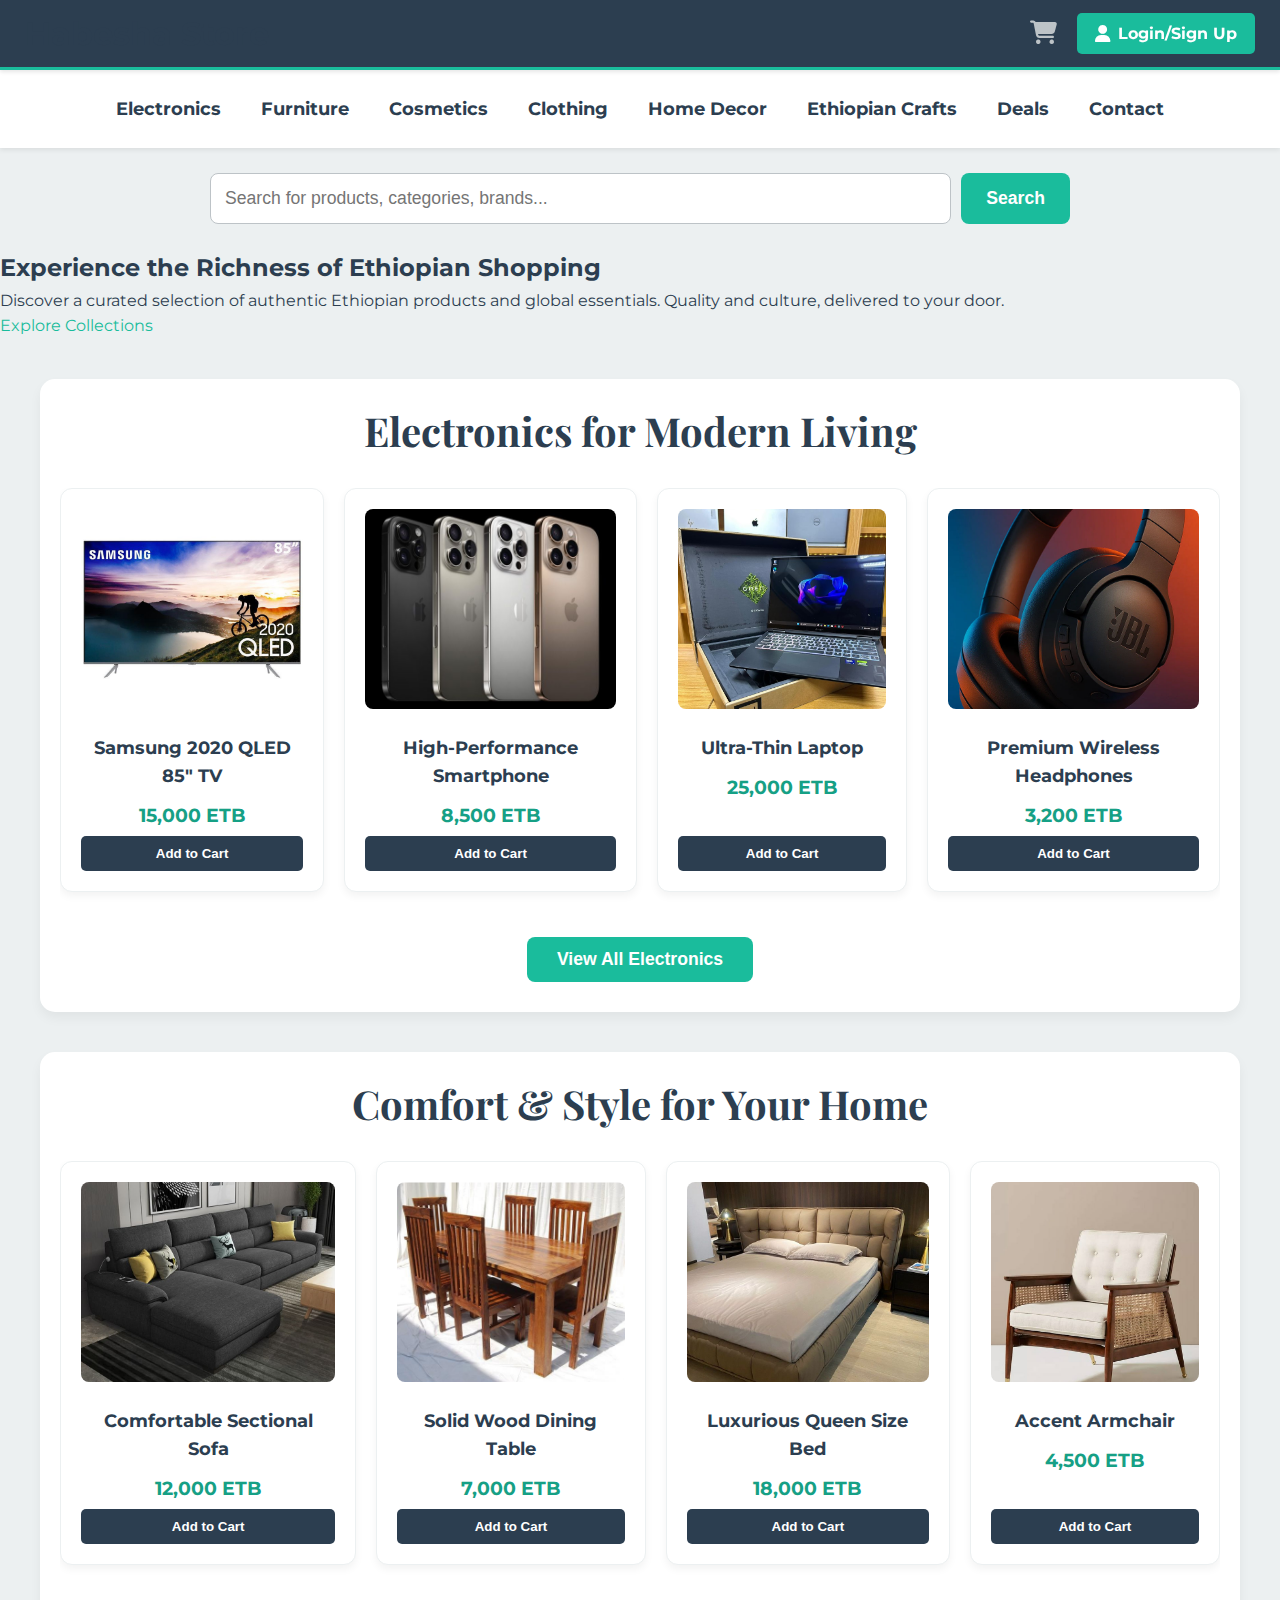
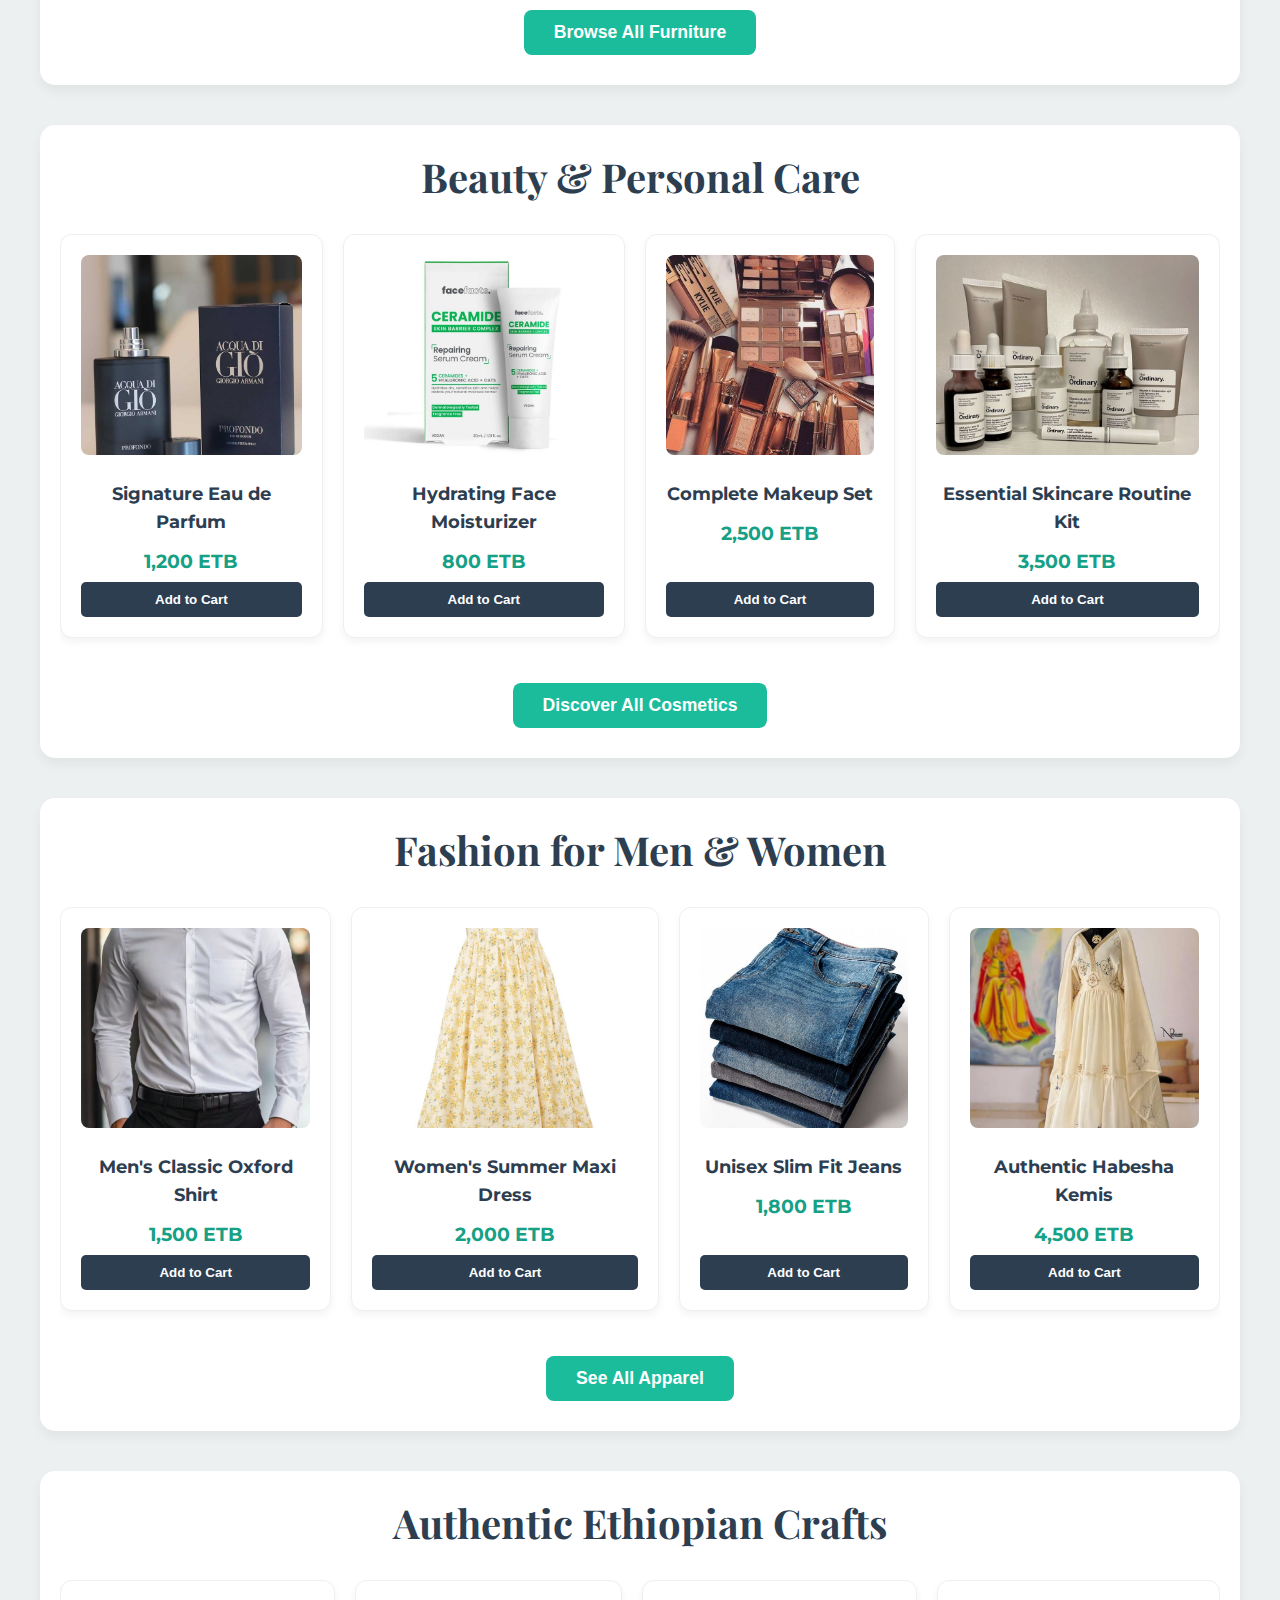
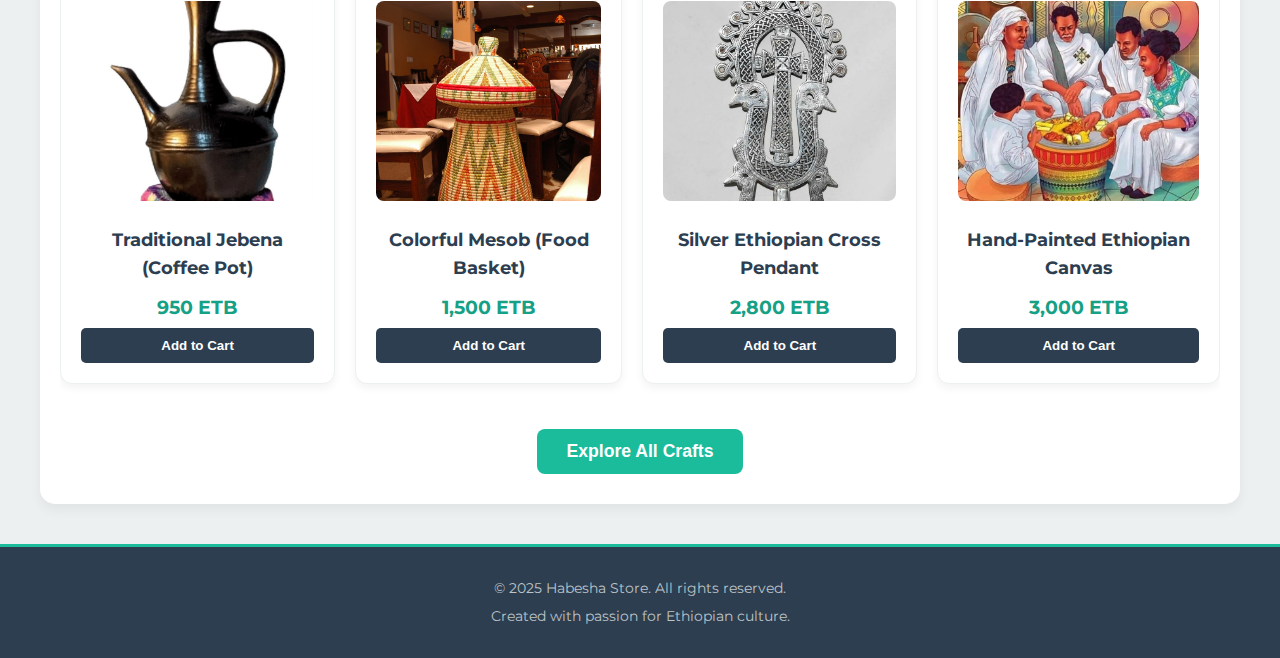
<file: index.html>
<!DOCTYPE html>
<html lang="en">
<head>
    <meta charset="UTF-8">
    <meta name="viewport" content="width=device-width, initial-scale=1.0">
    <title>Habesha Store - Shop Ethiopian Goods</title>
    <link rel="preconnect" href="https://fonts.googleapis.com">
    <link rel="preconnect" href="https://fonts.gstatic.com" crossorigin>
    <link href="https://fonts.googleapis.com/css2?family=Montserrat:wght@400;700&family=Playfair+Display:wght@700&display=swap" rel="stylesheet">
    <link rel="stylesheet" href="styles.css" >
    <link rel="stylesheet" href="https://cdnjs.cloudflare.com/ajax/libs/font-awesome/6.4.0/css/all.min.css">
</head>
<body>
    <div class="header">
        <h1>Habesha Store</h1>
        <div class="header-icons">
            <a href="#cart" class="icon-link" title="Shopping Cart">
                <i class="fas fa-shopping-cart" style="font-size: 1em;"></i>
            </a>
            <a href="signup.html" class="auth-button">
                <i class="fas fa-user" style="font-size: 1.1em;"></i>
                Login/Sign Up
            </a>
        </div>
    </div>
    <div class="nav">
        <a href="#electronics">Electronics</a>
        <a href="#furniture">Furniture</a>
        <a href="#cosmetics">Cosmetics</a>
        <a href="#clothing">Clothing</a>
        <a href="#home-decor">Home Decor</a>
        <a href="#ethiopian-crafts">Ethiopian Crafts</a>
        <a href="#deals">Deals</a>
        <a href="#contact">Contact</a>
    </div>
    <div class="search-bar">
        <input type="text" placeholder="Search for products, categories, brands...">
        <button>Search</button>
    </div>
    <div class="hero">
        <h2>Experience the Richness of Ethiopian Shopping</h2>
        <p>Discover a curated selection of authentic Ethiopian products and global essentials. Quality and culture, delivered to your door.</p>
        <a href="#shop" class="cta-button">Explore Collections</a>
    </div>

    <div class="category-section" id="electronics">
        <h3>Electronics for Modern Living</h3>
        <div class="scroll-container">
            <div class="card">
                <img src="Assets/tv.jpg" alt="Sleek Modern Smart TV">
                <p>Samsung 2020 QLED 85" TV</p>
                <p class="price">15,000 ETB</p>
                <button>Add to Cart</button>
            </div>
            <div class="card">
                <img src="Assets/download.jpg" alt="Latest Smartphone Model">
                <p>High-Performance Smartphone</p>
                <p class="price">8,500 ETB</p>
                <button>Add to Cart</button>
            </div>
            <div class="card">
                <img src="Assets/HP OMEN Transcend Gaming Laptop 14t-1b000.jpg" alt="Slim Laptop on a Desk">
                <p>Ultra-Thin Laptop</p>
                <p class="price">25,000 ETB</p>
                <button>Add to Cart</button>
            </div>
            <div class="card">
                <img src="Assets/JBL Tune 720BT - Wireless.jpg" alt="Headphones and Smartwatch">
                <p>Premium Wireless Headphones</p>
                <p class="price">3,200 ETB</p>
                <button>Add to Cart</button>
            </div>
        </div>
        <button class="more-button">View All Electronics</button>
    </div>

    <div class="category-section" id="furniture">
        <h3>Comfort & Style for Your Home</h3>
        <div class="scroll-container">
            <div class="card">
                <img src="Assets/58c13d02-c026-4e3a-8d52-297327270ce7.jpg" alt="Modern Grey Sofa">
                <p>Comfortable Sectional Sofa</p>
                <p class="price">12,000 ETB</p>
                <button>Add to Cart</button>
            </div>
            <div class="card">
                <img src="Assets/Dining Furniture Sets for Sale - eBay.jpg" alt="Elegant Wooden Dining Table">
                <p>Solid Wood Dining Table</p>
                <p class="price">7,000 ETB</p>
                <button>Add to Cart</button>
            </div>
            <div class="card">
                <img src="Assets/Throne Bed - Queen _ Premium velvet.jpg" alt="Cozy Bedroom with Bed">
                <p>Luxurious Queen Size Bed</p>
                <p class="price">18,000 ETB</p>
                <button>Add to Cart</button>
            </div>
            <div class="card">
                <img src="Assets/Our favourite wooden armchairs and accent chairs to buy now.jpg" alt="Stylish Armchair">
                <p>Accent Armchair</p>
                <p class="price">4,500 ETB</p>
                <button>Add to Cart</button>
            </div>
        </div>
        <button class="more-button">Browse All Furniture</button>
    </div>

    <div class="category-section" id="cosmetics">
        <h3>Beauty & Personal Care</h3>
        <div class="scroll-container">
            <div class="card">
                <img src="Assets/Acqua Di Gio Profondo By Giorgio Armani Review - Here's What It Smells Like _ Michael 84.jpg" alt="Elegant Perfume Bottle">
                <p>Signature Eau de Parfum</p>
                <p class="price">1,200 ETB</p>
                <button>Add to Cart</button>
            </div>
            <div class="card">
                <img src="Assets/Face Facts Ceramide Repairing Serum Cream 30ml.jpg" alt="Facial Moisturizer on a leaf">
                <p>Hydrating Face Moisturizer</p>
                <p class="price">800 ETB</p>
                <button>Add to Cart</button>
            </div>
            <div class="card">
                <img src="Assets/0cb0b2d3-1030-47b8-8357-c3f330c3c940.jpg" alt="Makeup brushes and palette">
                <p>Complete Makeup Set</p>
                <p class="price">2,500 ETB</p>
                <button>Add to Cart</button>
            </div>
            <div class="card">
                <img src="Assets/download (1).jpg" alt="Skincare bottles">
                <p>Essential Skincare Routine Kit</p>
                <p class="price">3,500 ETB</p>
                <button>Add to Cart</button>
            </div>
        </div>
        <button class="more-button">Discover All Cosmetics</button>
    </div>

    <div class="category-section" id="clothing">
        <h3>Fashion for Men & Women</h3>
        <div class="scroll-container">
            <div class="card">
                <img src="Assets/男性用パッチワークロングスリーブシャツ ポケット付き スリムフィット 春秋 スタイル 白無地 ワークビジネスシャツ 夫のため.jpg" alt="Stylish Men's Shirt">
                <p>Men's Classic Oxford Shirt</p>
                <p class="price">1,500 ETB</p>
                <button>Add to Cart</button>
            </div>
            <div class="card">
                <img src="Assets/HOUSE OF CB Lolita Fit & Flare Midi Sundress in Yellow Floral Print at Nordstrom, Size X-Small.jpg" alt="Elegant Women's Dress">
                <p>Women's Summer Maxi Dress</p>
                <p class="price">2,000 ETB</p>
                <button>Add to Cart</button>
            </div>
            <div class="card">
                <img src="Assets/Stacked.jpg" alt="Casual Denim Jeans">
                <p>Unisex Slim Fit Jeans</p>
                <p class="price">1,800 ETB</p>
                <button>Add to Cart</button>
            </div>
            <div class="card">
                <img src="Assets/habesha kemis" alt="Traditional Ethiopian Clothing">
                <p>Authentic Habesha Kemis</p>
                <p class="price">4,500 ETB</p>
                <button>Add to Cart</button>
            </div>
        </div>
        <button class="more-button">See All Apparel</button>
    </div>

    <div class="category-section" id="ethiopian-crafts">
        <h3>Authentic Ethiopian Crafts</h3>
        <div class="scroll-container">
            <div class="card">
                <img src="Assets/bfa34199-fe5e-45c4-9844-11731f81008b.jpg" alt="Ethiopian Coffee Pot (Jebena)">
                <p>Traditional Jebena (Coffee Pot)</p>
                <p class="price">950 ETB</p>
                <button>Add to Cart</button>
            </div>
            <div class="card">
                <img src="Assets/Mesob table.jpg" alt="Handwoven Ethiopian Basket">
                <p>Colorful Mesob (Food Basket)</p>
                <p class="price">1,500 ETB</p>
                <button>Add to Cart</button>
            </div>
            <div class="card">
                <img src="Assets/Ethiopian CROSS.jpg" alt="Ethiopian Cross Jewelry">
                <p>Silver Ethiopian Cross Pendant</p>
                <p class="price">2,800 ETB</p>
                <button>Add to Cart</button>
            </div>
            <div class="card">
                <img src="Assets/download (2).jpg" alt="Traditional Ethiopian Art Work">
                <p>Hand-Painted Ethiopian Canvas</p>
                <p class="price">3,000 ETB</p>
                <button>Add to Cart</button>
            </div>
        </div>
        <button class="more-button">Explore All Crafts</button>
    </div>

    <footer>
        <p>&copy; 2025 Habesha Store. All rights reserved.</p>
        <p>Created with passion for Ethiopian culture.</p>
    </footer>

    <script>
        document.querySelectorAll('.nav a').forEach(anchor => {
            anchor.addEventListener('click', function (e) {
                e.preventDefault();

                document.querySelector(this.getAttribute('href')).scrollIntoView({
                    behavior: 'smooth'
                });
            });
        });
    </script>
</body>
</html>
</file>
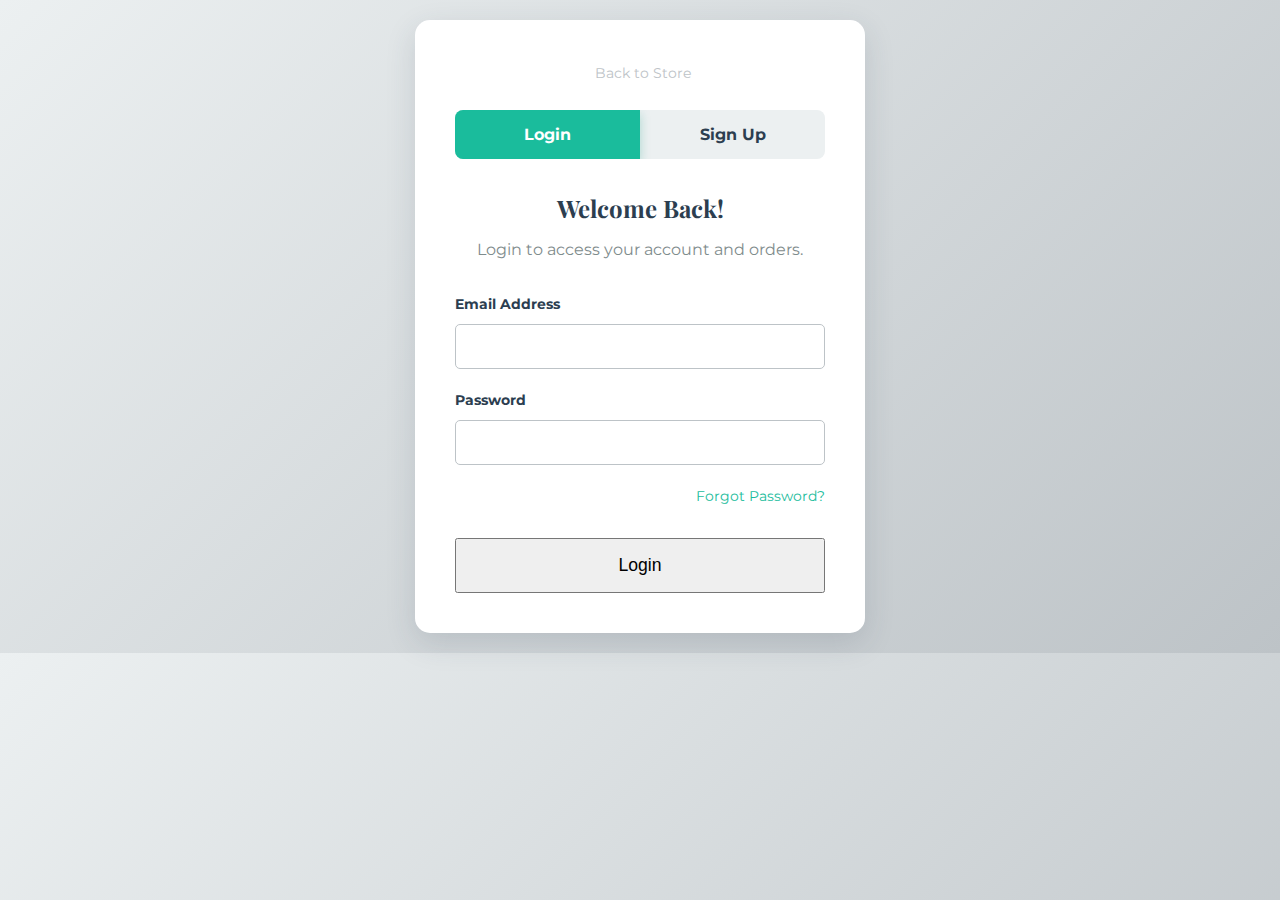
<file: signup.html>
<!DOCTYPE html>
<html lang="en">
<head>
    <meta charset="UTF-8">
    <meta name="viewport" content="width=device-width, initial-scale=1.0">
    <title>Login / Sign Up - Habesha Store</title>
    <link rel="stylesheet" href="styles.css">
    <link rel="preconnect" href="https://fonts.googleapis.com">
    <link rel="preconnect" href="https://fonts.gstatic.com" crossorigin>
    <link href="https://fonts.googleapis.com/css2?family=Montserrat:wght@400;700&family=Playfair+Display:wght@700&display=swap" rel="stylesheet">
    <link rel="stylesheet" href="https://cdnjs.cloudflare.com/ajax/libs/font-awesome/6.5.2/css/all.min.css" integrity="sha512-SnH5WK+bZxgPHs44uWIX+LLJAJ9/2PkPKZ5QiAj6Ta86w+fsb2TkcmfRyVX3pBnMFcV7oQPJkl9QevSCWr3W6A==" crossorigin="anonymous" referrerpolicy="no-referrer" />
    <link rel="stylesheet" href="signup.css">
</head>
<body class="auth-body">

    <main class="auth-container">
        <a href="index.html" class="back-to-home" aria-label="Back to Homepage">
             <i class="fas fa-arrow-left"></i> Back to Store
        </a>

        <div class="auth-tabs">
            <button id="login-tab" class="active">Login</button>
            <button id="signup-tab">Sign Up</button>
        </div>

        <div id="login-form">
            <h2>Welcome Back!</h2>
            <p class="form-intro">Login to access your account and orders.</p>
            <form>
                <div class="input-group">
                    <label for="login-email">Email Address</label>
                    <input type="email" id="login-email" name="email" required>
                </div>
                <div class="input-group">
                    <label for="login-password">Password</label>
                    <input type="password" id="login-password" name="password" required>
                </div>
                <a href="#" class="forgot-password">Forgot Password?</a>
                <button type="submit" class="cta-button">Login</button>
            </form>
        </div>

        <div id="signup-form">
            <h2>Create Your Account</h2>
            <p class="form-intro">Join us to get the best shopping experience.</p>
            <form>
                <div class="input-group">
                    <label for="signup-name">Full Name</label>
                    <input type="text" id="signup-name" name="fullname" required>
                </div>
                <div class="input-group">
                    <label for="signup-email">Email Address</label>
                    <input type="email" id="signup-email" name="email" required>
                </div>
                <div class="input-group">
                    <label for="signup-password">Create Password</label>
                    <input type="password" id="signup-password" name="password" required>
                </div>
                <div class="terms">
                    <input type="checkbox" id="terms" name="terms" required>
                    <label for="terms">I agree to the <a href="#">Terms of Service</a></label>
                </div>
                <button type="submit" class="cta-button">Create Account</button>
            </form>
        </div>
    </main>

    <script>
        const loginTab = document.getElementById('login-tab');
        const signupTab = document.getElementById('signup-tab');
        const loginForm = document.getElementById('login-form');
        const signupForm = document.getElementById('signup-form');

        loginTab.addEventListener('click', () => {
            loginTab.classList.add('active');
            signupTab.classList.remove('active');
            loginForm.style.display = 'block';
            signupForm.style.display = 'none';
        });

        signupTab.addEventListener('click', () => {
            signupTab.classList.add('active');
            loginTab.classList.remove('active');
            signupForm.style.display = 'block';
            loginForm.style.display = 'none';
        });

        // Initialize view
        signupForm.style.display = 'none';
    </script>
</body>
</html>
</file>
<file: styles.css>
/* ------------------- */
/* 1. Global Styles   */
/* ------------------- */
:root {
    --bg-light: #ecf0f1;
    --text-primary: #2c3e50;
    --bg-dark: #2c3e50;
    --bg-white: #ffffff;
    --accent-primary: #1abc9c;
    --accent-hover: #16a085;
    --border-color: #bdc3c7;
    --text-light: #bdc3c7;
    --danger-color: #e74c3c;
    --header-height: 70px;
}

* {
    margin: 0;
    padding: 0;
    box-sizing: border-box;
}

body {
    font-family: 'Montserrat', sans-serif;
    background: var(--bg-light);
    color: var(--text-primary);
    line-height: 1.6;
    padding-top: var(--header-height);
}

main {
    width: 100%;
    overflow: hidden;
}

a {
    color: var(--accent-primary);
    text-decoration: none;
}

/* ------------------- */
/* 2. Header          */
/* ------------------- */
.header {
    background: var(--bg-dark);
    padding: 0 25px;
    border-bottom: 3px solid var(--accent-primary);
    box-shadow: 0 2px 4px rgba(0, 0, 0, 0.1);
    display: flex;
    justify-content: space-between;
    align-items: center;
    position: fixed;
    top: 0;
    left: 0;
    right: 0;
    z-index: 1000;
    height: var(--header-height);
}

.header-title {
    font-family: 'Playfair Display', serif;
    font-size: clamp(1.5rem, 4vw, 2.2rem);
    color: var(--bg-white);
    letter-spacing: 1px;
}

.header-icons {
    display: flex;
    align-items: center;
    gap: 20px;
}

.header-icons .icon-link {
    color: var(--text-light);
    font-size: 1.5rem;
    transition: color 0.3s ease;
}

.header-icons .icon-link:hover {
    color: var(--accent-primary);
}

.auth-button {
    background: var(--accent-primary);
    padding: 8px 18px;
    border-radius: 5px;
    color: var(--bg-white);
    font-weight: bold;
    cursor: pointer;
    font-size: 1rem;
    transition: background-color 0.3s ease, transform 0.2s ease;
    display: flex;
    align-items: center;
    gap: 8px;
}

.auth-button:hover {
    background: var(--accent-hover);
    transform: translateY(-2px);
}

.auth-button i {
    font-size: 1.1em;
}

/* ------------------- */
/* 3. Navigation      */
/* ------------------- */
.nav {
    display: flex;
    justify-content: center;
    background: var(--bg-white);
    padding: 15px 0;
    flex-wrap: wrap;
    box-shadow: 0 2px 5px rgba(0, 0, 0, 0.08);
}

.nav a {
    color: var(--text-primary);
    margin: 5px 20px;
    font-weight: bold;
    transition: color 0.3s ease;
    font-size: 1.1rem;
    padding: 5px 0;
}

.nav a:hover {
    color: var(--accent-primary);
}

/* ------------------- */
/* 4. Search Bar      */
/* ------------------- */
.search-bar {
    display: flex;
    justify-content: center;
    margin: 25px auto;
    gap: 10px;
    padding: 0 20px;
    max-width: 900px;
}

.search-bar input {
    padding: 14px;
    width: 100%;
    border: 1px solid var(--border-color);
    border-radius: 8px;
    font-size: 1.1em;
    background: var(--bg-white);
    outline: none;
    transition: border-color 0.3s;
}

.search-bar input:focus {
    border-color: var(--accent-primary);
}

.search-bar button {
    padding: 14px 25px;
    background: var(--accent-primary);
    border: none;
    color: #fff;
    cursor: pointer;
    border-radius: 8px;
    font-size: 1.1em;
    font-weight: bold;
    transition: background-color 0.3s ease, transform 0.2s ease;
}

.search-bar button:hover {
    background: var(--accent-hover);
    transform: translateY(-2px);
}

/* -------------------------- */
/* 5. Discount Hero Section  */
/* -------------------------- */
.discount-hero {
    text-align: center;
    padding: 40px 20px;
    background: linear-gradient(135deg, #2c3e50 0%, #34495e 100%);
    margin: 20px;
    border-radius: 15px;
    box-shadow: 0 8px 16px rgba(0, 0, 0, 0.2);
}

.discount-hero h2 {
    font-family: 'Playfair Display', serif;
    font-size: clamp(2rem, 5vw, 2.8rem);
    margin-bottom: 15px;
    color: var(--bg-white);
}

.discount-hero p {
    font-size: clamp(1rem, 2.5vw, 1.2rem);
    margin-bottom: 30px;
    max-width: 800px;
    margin-left: auto;
    margin-right: auto;
    color: var(--bg-light);
}

.discount-grid {
    display: grid;
    grid-template-columns: repeat(auto-fit, minmax(280px, 1fr));
    gap: 25px;
    max-width: 1300px;
    margin: 0 auto;
}

.discount-card {
    background: var(--bg-white);
    border-radius: 12px;
    padding: 20px;
    box-shadow: 0 4px 8px rgba(0, 0, 0, 0.1);
    transition: transform 0.3s ease, box-shadow 0.3s ease;
    position: relative;
    overflow: hidden;
    display: flex;
    flex-direction: column;
}

.discount-card:hover {
    transform: translateY(-5px);
    box-shadow: 0 8px 16px rgba(0, 0, 0, 0.15);
}

.discount-badge {
    position: absolute;
    top: 15px;
    right: 15px;
    background: var(--danger-color);
    color: var(--bg-white);
    padding: 6px 12px;
    border-radius: 20px;
    font-weight: bold;
    font-size: 0.9em;
    z-index: 1;
}

.discount-card img {
    width: 100%;
    height: 180px;
    object-fit: cover;
    border-radius: 8px;
    margin-bottom: 15px;
}

.discount-card h3 {
    font-size: 1.3em;
    margin-bottom: 10px;
    font-weight: bold;
}

.price-section {
    margin-bottom: 15px;
}

.original-price {
    text-decoration: line-through;
    color: #7f8c8d;
    font-size: 1em;
    margin-right: 10px;
}

.discount-price {
    color: var(--danger-color);
    font-size: 1.4em;
    font-weight: bold;
}

.countdown-timer {
    margin-bottom: 15px;
    padding: 8px;
    background: #f8f9fa;
    border-radius: 5px;
}

.timer-display {
    color: var(--text-primary);
    font-weight: bold;
    font-size: 1em;
    letter-spacing: 0.5px;
}

.shop-now-btn {
    width: 100%;
    padding: 12px;
    background: var(--accent-primary);
    color: var(--bg-white);
    border: none;
    border-radius: 8px;
    font-weight: bold;
    cursor: pointer;
    transition: background 0.3s ease;
    font-size: 1.1em;
    margin-top: auto; /* Pushes button to the bottom */
}

.shop-now-btn:hover {
    background: var(--accent-hover);
}

/* ------------------------ */
/* 6. Category Sections    */
/* ------------------------ */
.category-section {
    max-width: 1200px;
    margin: 40px auto;
    padding: 20px;
    background: var(--bg-white);
    border-radius: 15px;
    box-shadow: 0 6px 12px rgba(0, 0, 0, 0.05);
}

.category-section h3 {
    font-family: 'Playfair Display', serif;
    font-size: clamp(2rem, 5vw, 2.5rem);
    margin-bottom: 25px;
    text-align: center;
}

.scroll-container {
    display: flex;
    overflow-x: auto;
    scroll-behavior: smooth;
    -webkit-overflow-scrolling: touch;
    padding-bottom: 15px;
    gap: 20px;
}

.scroll-container::-webkit-scrollbar {
    height: 8px;
}

.scroll-container::-webkit-scrollbar-thumb {
    background: var(--accent-primary);
    border-radius: 4px;
}

.scroll-container::-webkit-scrollbar-track {
    background: var(--border-color);
    border-radius: 4px;
}

/* Card Styles */
.card {
    min-width: 250px;
    background: var(--bg-white);
    border-radius: 12px;
    display: flex;
    flex-direction: column;
    text-align: center;
    padding: 20px;
    border: 1px solid #ecf0f1;
    box-shadow: 0 4px 8px rgba(0, 0, 0, 0.05);
    transition: transform 0.2s ease, box-shadow 0.2s ease;
}

.card:hover {
    transform: translateY(-5px);
    box-shadow: 0 8px 16px rgba(44, 62, 80, 0.1);
}

.card img {
    width: 100%;
    height: 200px;
    object-fit: cover;
    border-radius: 8px;
    margin-bottom: 15px;
}

.card p {
    font-weight: bold;
    font-size: 1.1em;
    margin: 10px 0 5px 0;
}

.card .price {
    font-size: 1.2em;
    font-weight: 700;
    margin-top: 5px;
    color: var(--accent-hover);
}

.card button {
    background: var(--bg-dark);
    color: var(--bg-white);
    border: none;
    padding: 10px 15px;
    border-radius: 5px;
    cursor: pointer;
    font-weight: bold;
    margin-top: auto;
    transition: background 0.3s, color 0.3s;
}

.card button:hover {
    background: var(--accent-primary);
}

.more-button {
    display: block;
    margin: 30px auto 10px auto;
    background: var(--accent-primary);
    padding: 12px 30px;
    border: none;
    border-radius: 8px;
    color: var(--bg-white);
    font-weight: bold;
    cursor: pointer;
    font-size: 1.1em;
    transition: background-color 0.3s ease, transform 0.2s ease;
}

.more-button:hover {
    background: var(--accent-hover);
    transform: translateY(-2px);
}

/* ------------------- */
/* 7. Footer          */
/* ------------------- */
footer {
    text-align: center;
    padding: 25px;
    background: var(--bg-dark);
    margin-top: auto;
    border-top: 3px solid var(--accent-primary);
    color: var(--text-light);
    font-size: 0.9em;
}

footer p {
    margin: 5px 0;
}


/* --------------------------------- */
/* 8. Mobile Navigation & Responsive */
/* --------------------------------- */
.mobile-menu-toggle {
    display: none;
    background: none;
    border: none;
    color: #ffffff;
    font-size: 1.8rem;
    cursor: pointer;
    z-index: 1100;
}

.mobile-nav {
    display: none;
    position: fixed;
    top: 0;
    right: -100%;
    width: 80%;
    max-width: 320px;
    height: 100vh;
    background: var(--bg-dark);
    z-index: 1050;
    transition: right 0.35s ease-in-out;
    padding: 25px;
    box-shadow: -2px 0 10px rgba(0, 0, 0, 0.3);
    flex-direction: column;
}

.mobile-nav.active {
    right: 0;
}

.mobile-nav-overlay {
    display: none;
    position: fixed;
    top: 0;
    left: 0;
    width: 100%;
    height: 100%;
    background: rgba(0, 0, 0, 0.5);
    z-index: 1040;
}

.mobile-nav-overlay.active {
    display: block;
}

.mobile-nav a {
    display: block;
    color: #ffffff;
    padding: 15px 0;
    border-bottom: 1px solid #34495e;
    font-size: 1.2em;
    font-weight: bold;
}

.mobile-nav a:last-of-type {
    border-bottom: none;
}

.mobile-nav .auth-button {
    margin-top: 20px;
    justify-content: center;
    padding: 12px;
}

.desktop-auth { display: flex; }
.mobile-auth { display: none; }


/* --- Media Queries --- */

/* Medium Devices (Tablets, etc.) */
@media (max-width: 992px) {
    .nav {
        margin: 0 15px;
        justify-content: space-around;
    }
    .nav a {
        margin: 5px 10px;
    }

    .scroll-container {
        display: grid;
        grid-template-columns: repeat(auto-fit, minmax(220px, 1fr));
        gap: 15px;
        overflow-x: hidden;
        padding-bottom: 0;
    }

    .card {
        min-width: unset;
    }
}

/* Small Devices (Landscape Phones, etc.) */
@media (max-width: 768px) {
    :root {
      --header-height: 60px;
    }

    /* --- Mobile Header --- */

    .header {
        padding: 0 15px;
        z-index: 1100; /* Ensure header stays above content */
    }
    .header-title {
        flex: 1;
        text-align: left;
        margin: 0;
        font-size: 1.5rem;
    }
    
    .header-icons {
        gap: 15px; /* Increased spacing between icons */
    }
    
    .header-icons .icon-link {
        margin-left: 15px;
        margin-right: 15px;
    }
    
    .desktop-auth { display: none; }
    .mobile-menu-toggle { display: block; }
    .nav { display: none; } /* Hide desktop nav */
    .mobile-nav { 
        display: flex; 
        z-index: 1050; /* Ensure mobile nav is above header */
    }
    .mobile-auth { display: flex; }
    
    .mobile-nav-overlay {
        z-index: 1040; /* Ensure overlay is below mobile nav but above content */
    }


    .search-bar {
        flex-direction: column;
        margin: 20px 15px;
    }

    .category-section {
        margin: 30px 15px;
        padding: 20px 15px;
    }
    .category-section h3 {
        text-align: left;
        margin-left: 5px;
    }

    .scroll-container {
        grid-template-columns: repeat(2, 1fr);
        gap: 15px;
    }
    .card img {
        height: 150px;
    }
    .card p {
        font-size: 1em;
    }

    .discount-grid {
      grid-template-columns: repeat(auto-fit, minmax(250px, 1fr));
    }
}

/* Extra Small Devices (Portrait Phones) */
@media (max-width: 480px) {
    .header-title {
        font-size: 1.25rem;
    }
    .header-icons .icon-link {
        font-size: 1.3rem;
    }
    .discount-hero, .category-section {
        margin-left: 10px;
        margin-right: 10px;
    }
    .discount-grid, .scroll-container {
        grid-template-columns: 1fr;
        gap: 20px;
    }
    .card img, .discount-card img {
      height: 200px;
    }
}
</file>
<file: signup.css>
/* --- Login/Signup Page Styles --- */

/* Style the body to center the form */
.auth-body {
    display: flex;
    justify-content: center;
    align-items: center;
    padding: 20px;
    background: linear-gradient(135deg, #ecf0f1, #bdc3c7);
}

/* The main white container for the forms */
.auth-container {
    background: #ffffff;
    padding: 40px;
    border-radius: 15px;
    box-shadow: 0 10px 30px rgba(44, 62, 80, 0.15);
    max-width: 450px;
    width: 100%;
    text-align: center;
}

/* Back to home link at the top */
.back-to-home {
    display: inline-block;
    margin-bottom: 25px;
    color: #bdc3c7;
    text-decoration: none;
    font-size: 0.9em;
    transition: color 0.3s ease;
}

.back-to-home i {
    margin-right: 5px;
}

.back-to-home:hover {
    color: #1abc9c;
}

/* Tab switcher styles */
.auth-tabs {
    display: flex;
    margin-bottom: 30px;
    background: #ecf0f1;
    border-radius: 8px;
    overflow: hidden;
}

.auth-tabs button {
    flex: 1;
    padding: 15px;
    border: none;
    background: transparent;
    color: #2c3e50;
    font-size: 1em;
    font-weight: bold;
    font-family: 'Montserrat', sans-serif;
    cursor: pointer;
    transition: all 0.3s ease;
}

.auth-tabs button.active {
    background: #1abc9c;
    color: #ffffff;
    box-shadow: 0 4px 10px rgba(22, 160, 133, 0.3);
}

/* Form headers and intro text */
#login-form h2, #signup-form h2 {
    font-family: 'Playfair Display', serif;
    color: #2c3e50;
    margin-bottom: 10px;
}

.form-intro {
    color: #7f8c8d;
    margin-bottom: 30px;
}

/* Input container for label + input */
.input-group {
    margin-bottom: 20px;
    text-align: left;
}

.input-group label {
    display: block;
    margin-bottom: 8px;
    font-weight: bold;
    font-size: 0.9em;
    color: #2c3e50;
}

.input-group input {
    width: 100%;
    padding: 12px;
    border: 1px solid #bdc3c7;
    border-radius: 5px;
    font-size: 1em;
    font-family: 'Montserrat', sans-serif;
    transition: border-color 0.3s ease, box-shadow 0.3s ease;
}

.input-group input:focus {
    outline: none;
    border-color: #1abc9c;
    box-shadow: 0 0 0 3px rgba(22, 160, 133, 0.2);
}

/* Style the main submit buttons */
.auth-container .cta-button {
    width: 100%;
    padding: 15px;
    font-size: 1.1em;
    margin-top: 10px;
}

/* "Forgot Password" link */
.forgot-password {
    display: block;
    text-align: right;
    font-size: 0.9em;
    margin-bottom: 20px;
    color: #1abc9c;
    text-decoration: none;
}

/* "Terms of Service" checkbox styling */
.terms {
    display: flex;
    align-items: center;
    justify-content: flex-start;
    margin-bottom: 20px;
    font-size: 0.9em;
}

.terms label {
    margin-left: 10px;
    color: #7f8c8d;
}

.terms input[type="checkbox"] {
    accent-color: #1abc9c;
    width: 16px;
    height: 16px;
}

.terms a {
    color: #1abc9c;
    text-decoration: none;
    font-weight: bold;
}
</file>
